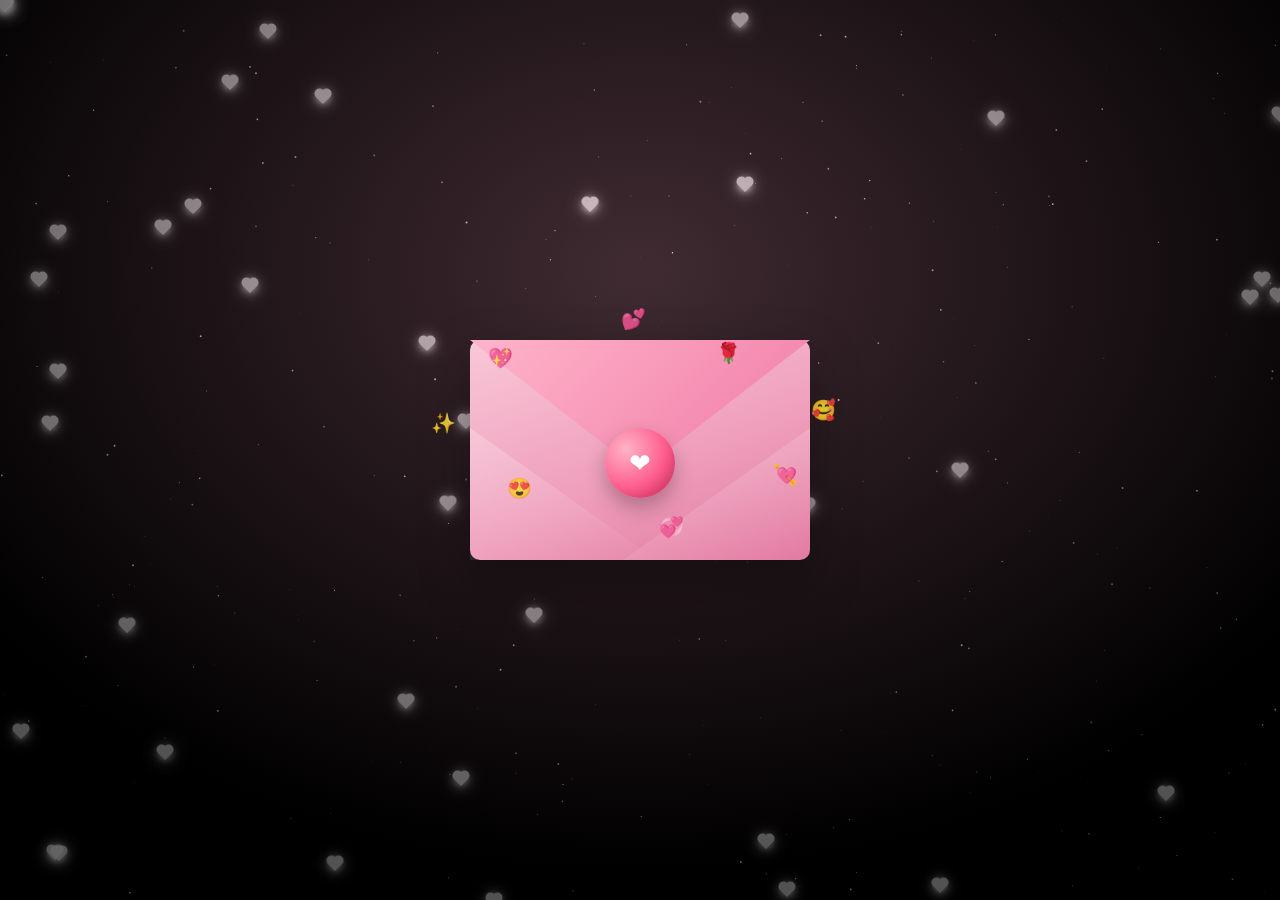
<file: index.html>
<!DOCTYPE html>
<html>
<head>
  <title>Will you be my valentine</title>
  <link rel="stylesheet" href="css/style.css">
</head>

<body onload="checkAccess('2026-02-05','night')">

  <!-- 🌌 Stars background -->
<div class="stars"></div>
<div class="shooting-star"></div>
<div class="shooting-star"></div>
<div class="shooting-star"></div>
<div class="shooting-star"></div>

 <div class="heart"></div>
 <div class="heart"></div>
 <div class="heart"></div>
 <div class="heart"></div>


  <!-- 💖 Main content -->
    <div class="envelope-screen" id="envelopeScreen">
    <div class="envelope" onclick="openEnvelope()" role="button" aria-label="Open the letter">
      <div class="envelope-back"></div>
      <div class="envelope-flap"></div>
      <div class="envelope-letter"></div>
      <div class="envelope-seal" aria-hidden="true">
        <span>❤</span>
      </div>
      <div class="envelope-emojis" aria-hidden="true">
        <span>💖</span><span>🌹</span><span>💘</span><span>😍</span>
        <span>💕</span><span>✨</span><span>💞</span><span>🥰</span>
      </div>
    </div>
  </div>

    <div class="main-page" id="mainPage">
            <div class="container main-content love-layout" id="mainContent">
      <div class="love-header">
        <h1>Will you be my Valentine – Where it all started 💖</h1>
        <p>You came into my life like magic and suddenly everything started to change...</p>
      </div>

      <div class="love-card">
        <h2>❤️ My Sweet Cute little Khushbu baby ❤️</h2>
        <div class="love-paragraphs">
          <p>   The first day we met in Valo 🎮, a random queue was about to be found for a lifetime match 💞.
    This was nothing more than a God’s plan ✨ he wanted us to meet.
    And the very first conversation of ours, when we talked,
    when I heard your voice 🎧, I started feeling something in my heart 💓.
    Your voice directly pierced through my so-called heartless heart 💔➡️❤️,
    and I started to fall for you since then 💘.
    And today, when I hear your voice 🥰, that’s the best moment—it directly goes through my heart 💖,
    and my mind rises a wave of feelings for you 🌊💕.
    When I hear your voice, I fall in love with you even deeper every time 😍,
    and I want to hear this voice for a lifetime ♾️🎶.
    And when you send me your photo 📸, I feel the intense feeling to hug you 🤗,
    kiss you 😘, hold you into my arms 🫂.
    I forget everything and just get lost into you 💫.
    And the one word that comes to my mind is—you are mine 💍.
    And I want to ask you to be mine forever, my Khushbu darling 🌹.
    Will you be my Valentine 💌, not for 7 days but for the 7 janam ♾️❤️.</p>
        </div>
        <div class="love-buttons" id="loveButtons">
          <button class="love-yes" onclick="goToJoy()">Yes</button>
          <button class="love-no" id="loveNo" onmouseenter="runAwayNo()" onclick="return false;">No</button>
        </div>
      </div>

      <button class="love-next" onclick="location.href='roseday.html'">Next ➜</button>
    </div>
  </div>

  <script src="js/script.js"></script>
</body>
</html>
</file>
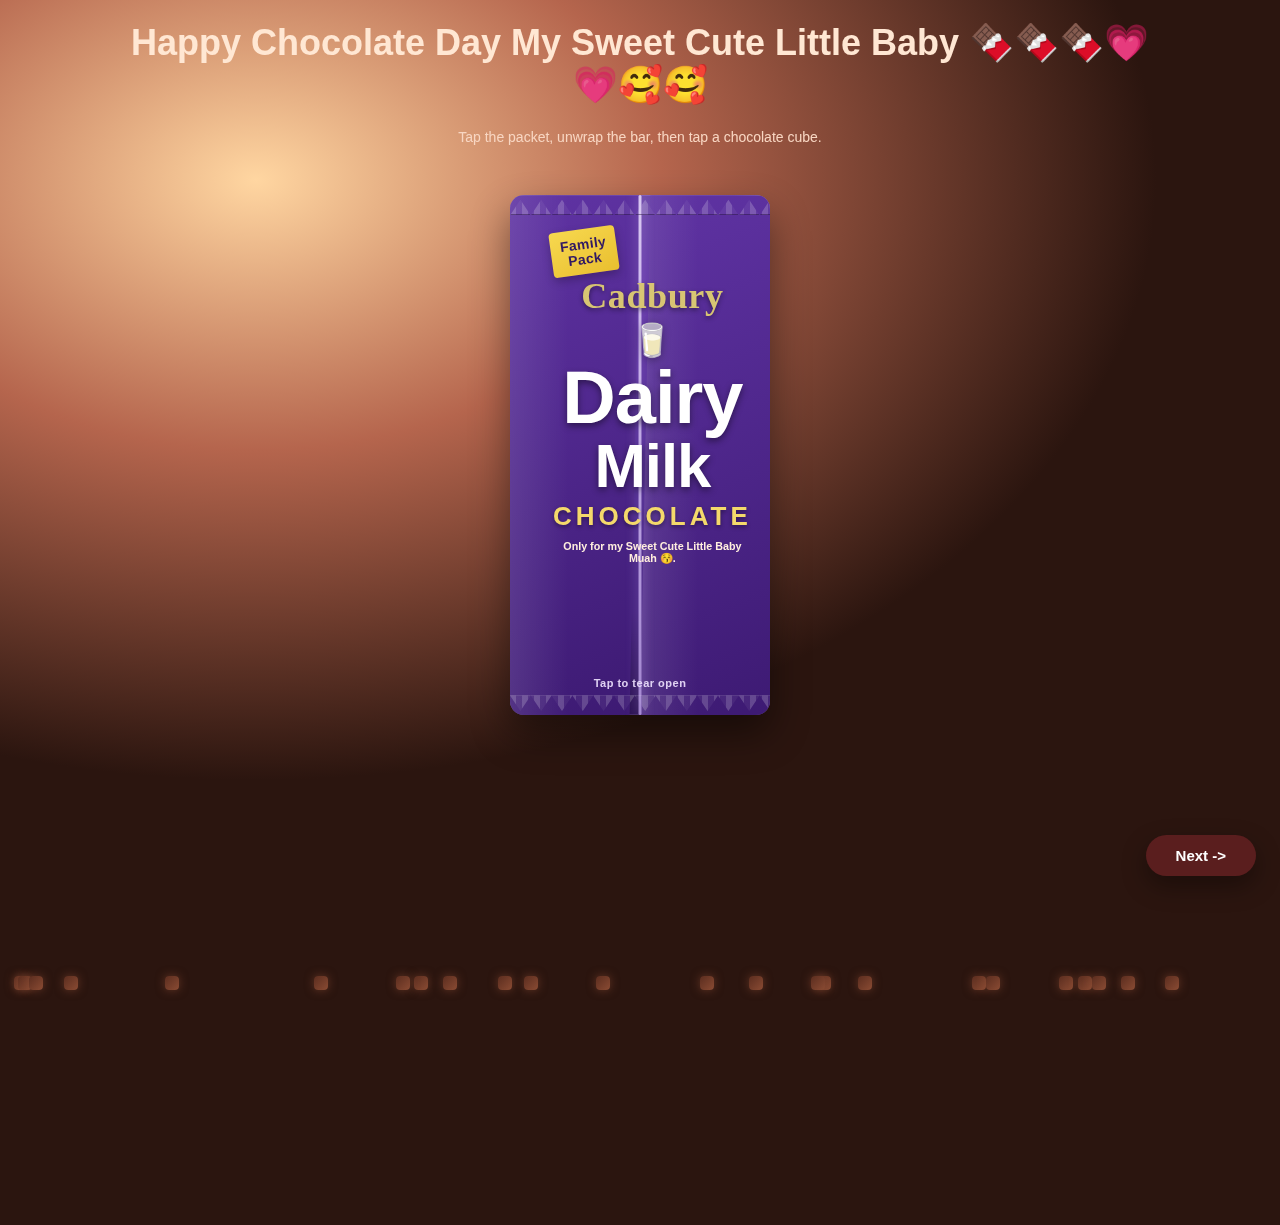
<file: chocolateday.html>
﻿<!DOCTYPE html>
<html lang="en">
<head>
  <meta charset="UTF-8">
  <meta name="viewport" content="width=device-width, initial-scale=1.0">
  <title>Chocolate Day</title>
  <link rel="stylesheet" href="css/style.css">
  <style>
    * {
      margin: 0;
      padding: 0;
      box-sizing: border-box;
      font-family: "Segoe UI", sans-serif;
    }

    body {
      min-height: 100svh;
      padding: 22px 16px 110px;
      color: #fff;
      overflow-x: hidden;
      overflow-y: auto;
      background-attachment: scroll;
    }

    body.theme-choco {
      background-repeat: no-repeat;
      background-size: cover;
      background-position: center;
    }

    .choco-content {
      position: relative;
      z-index: 3;
      max-width: 1020px;
      margin: 0 auto;
      text-align: center;
    }

    .page-title {
      color: #ffe7d3;
      font-size: clamp(24px, 3.2vw, 36px);
    }

    .page-subtitle {
      color: #f8d6c2;
      margin-top: 6px;
      margin-bottom: 22px;
      font-size: 14px;
    }

    .choco-experience {
      display: grid;
      place-items: center;
      gap: 18px;
      min-height: min(72vh, 620px);
    }

    .choco-packet-wrap {
      position: relative;
      width: min(68vw, 260px);
      aspect-ratio: 0.5;
      perspective: 1400px;
    }

    .choco-packet {
      position: relative;
      width: 100%;
      height: 100%;
      border: none;
      border-radius: 14px;
      cursor: pointer;
      overflow: hidden;
      background:
        linear-gradient(90deg, rgba(255, 255, 255, 0.14) 0 7%, transparent 14% 86%, rgba(255, 255, 255, 0.12) 93% 100%),
        radial-gradient(120% 80% at 50% 18%, #6336a8 0%, #4c268e 44%, #3a186f 100%);
      box-shadow: 0 18px 38px rgba(0, 0, 0, 0.45), inset 0 0 0 1px rgba(214, 190, 255, 0.18);
      color: #ffeede;
      transition: transform 280ms ease;
    }

    .choco-packet:hover {
      transform: translateY(-4px);
    }

    .choco-packet::before {
      content: "";
      position: absolute;
      inset: 0;
      z-index: 1;
      background:
        linear-gradient(90deg, rgba(255, 255, 255, 0.2) 0 2%, transparent 6% 94%, rgba(255, 255, 255, 0.18) 98% 100%),
        linear-gradient(180deg, rgba(255, 255, 255, 0.12), transparent 20%, transparent 80%, rgba(0, 0, 0, 0.25));
      pointer-events: none;
    }

    .packet-half {
      position: absolute;
      top: 0;
      width: 50%;
      height: 100%;
      background:
        linear-gradient(90deg, rgba(255, 255, 255, 0.1), transparent 45%),
        linear-gradient(160deg, #5f33a3, #3d1a73);
      transition: transform 900ms ease, opacity 900ms ease;
      z-index: 3;
      pointer-events: none;
    }

    .packet-half.left {
      left: 0;
      clip-path: polygon(0 0, 100% 0, 92% 100%, 0 100%);
      transform-origin: left center;
    }

    .packet-half.right {
      right: 0;
      clip-path: polygon(8% 0, 100% 0, 100% 100%, 0 100%);
      transform-origin: right center;
    }

    .packet-text {
      position: relative;
      z-index: 7;
      display: grid;
      align-content: start;
      justify-items: center;
      height: 100%;
      gap: 8px;
      padding: 34px 18px 30px;
      text-align: center;
      pointer-events: none;
    }

    .packet-tag {
      background: linear-gradient(155deg, #f7d84f, #e9bf2f);
      color: #321a63;
      font-weight: 900;
      font-size: 14px;
      line-height: 1.05;
      letter-spacing: 0.3px;
      padding: 8px 10px;
      border-radius: 4px;
      transform: rotate(-8deg);
      box-shadow: 0 4px 10px rgba(0, 0, 0, 0.24);
      position: absolute;
      left: 16px;
      top: 22px;
    }

    .packet-script {
      margin-top: 34px;
      font-family: "Segoe Script", "Brush Script MT", cursive;
      color: #d8c573;
      font-size: clamp(26px, 5.2vw, 36px);
      font-weight: 700;
      letter-spacing: 0.6px;
      text-shadow: 0 2px 5px rgba(0, 0, 0, 0.45);
    }

    .packet-milk {
      font-size: 32px;
      margin-top: -4px;
      filter: drop-shadow(0 2px 4px rgba(0, 0, 0, 0.35));
    }

    .packet-brand {
      font-family: "Trebuchet MS", "Segoe UI", sans-serif;
      font-size: clamp(52px, 9vw, 74px);
      font-weight: 800;
      letter-spacing: -1px;
      line-height: 0.85;
      color: #fff;
      text-shadow: 0 3px 7px rgba(0, 0, 0, 0.45);
    }

    .packet-brand small {
      display: block;
      margin-top: 10px;
    }

    .packet-flavor {
      margin-top: auto;
      font-size: clamp(18px, 3.8vw, 26px);
      color: #f4d96b;
      letter-spacing: 4px;
      font-weight: 900;
      text-shadow: 0 2px 4px rgba(0, 0, 0, 0.4);
    }

    .packet-note {
      position: absolute;
      left: 50%;
      bottom: 14px;
      transform: translateX(-50%);
      font-size: 11px;
      opacity: 0.9;
      letter-spacing: 0.5px;
      color: #efe3ff;
    }

    .packet-crimp-top,
    .packet-crimp-bottom {
      position: absolute;
      left: 0;
      width: 100%;
      height: 20px;
      z-index: 8;
      background:
        repeating-linear-gradient(
          90deg,
          rgba(255, 255, 255, 0.2) 0 6px,
          rgba(255, 255, 255, 0.05) 6px 12px
        );
      box-shadow: inset 0 1px 0 rgba(255, 255, 255, 0.22), inset 0 -1px 0 rgba(29, 11, 53, 0.45);
      pointer-events: none;
    }

    .packet-crimp-top {
      top: 0;
      clip-path: polygon(0 100%, 4% 22%, 8% 100%, 12% 22%, 16% 100%, 20% 22%, 24% 100%, 28% 22%, 32% 100%, 36% 22%, 40% 100%, 44% 22%, 48% 100%, 52% 22%, 56% 100%, 60% 22%, 64% 100%, 68% 22%, 72% 100%, 76% 22%, 80% 100%, 84% 22%, 88% 100%, 92% 22%, 96% 100%, 100% 22%, 100% 100%);
    }

    .packet-crimp-bottom {
      bottom: 0;
      clip-path: polygon(0 0, 4% 78%, 8% 0, 12% 78%, 16% 0, 20% 78%, 24% 0, 28% 78%, 32% 0, 36% 78%, 40% 0, 44% 78%, 48% 0, 52% 78%, 56% 0, 60% 78%, 64% 0, 68% 78%, 72% 0, 76% 78%, 80% 0, 84% 78%, 88% 0, 92% 78%, 96% 0, 100% 78%, 100% 0);
    }

    .tear-line {
      position: absolute;
      left: 50%;
      top: 0;
      width: 3px;
      height: 100%;
      transform: translateX(-50%);
      background: linear-gradient(to bottom, rgba(236, 223, 255, 0.85) 0%, rgba(182, 154, 227, 0.85) 100%);
      border-radius: 4px;
      z-index: 5;
      box-shadow: 0 0 12px rgba(208, 188, 255, 0.55);
    }

    .choco-experience.opened .packet-half.left {
      transform: translateX(-95%) rotateY(-40deg);
      opacity: 0;
    }

    .choco-experience.opened .packet-half.right {
      transform: translateX(95%) rotateY(40deg);
      opacity: 0;
    }

    .choco-experience.opened .packet-text,
    .choco-experience.opened .tear-line,
    .choco-experience.opened .packet-crimp-top,
    .choco-experience.opened .packet-crimp-bottom {
      opacity: 0;
      transition: opacity 320ms ease;
    }

    .choco-experience.opened .choco-packet {
      cursor: default;
      pointer-events: none;
    }

    .chocolate-bar {
      width: min(92vw, 430px);
      background: linear-gradient(160deg, #4f2819, #2f150d);
      border-radius: 22px;
      padding: 16px;
      box-shadow: 0 16px 36px rgba(0, 0, 0, 0.5);
      opacity: 0;
      transform: translateY(24px) scale(0.95);
      transition: transform 450ms ease, opacity 450ms ease;
      pointer-events: none;
    }

    .choco-experience.opened .chocolate-bar {
      opacity: 1;
      transform: translateY(0) scale(1);
      pointer-events: auto;
      transition-delay: 380ms;
    }

    .choco-slab {
      position: relative;
      border-radius: 18px;
      padding: 12px;
      background: linear-gradient(155deg, #855035, #5d3423 60%, #4b291c);
      box-shadow: inset 0 3px 8px rgba(255, 214, 186, 0.18), inset 0 -8px 16px rgba(48, 22, 13, 0.45);
    }

    .bar-grid {
      display: grid;
      grid-template-columns: repeat(2, minmax(120px, 1fr));
      gap: 10px;
    }

    .cube {
      border: none;
      border-radius: 18px;
      min-height: 66px;
      cursor: pointer;
      color: #f7d7c1;
      font-size: 13px;
      font-weight: 700;
      line-height: 1.1;
      letter-spacing: 0.4px;
      text-transform: uppercase;
      background: linear-gradient(160deg, #a56a4a 0%, #8f5a3e 48%, #7a4a33 100%);
      box-shadow: inset 0 2px 4px rgba(255, 225, 200, 0.28), inset 0 -6px 8px rgba(72, 36, 24, 0.35);
      transition: transform 180ms ease, filter 180ms ease;
      position: relative;
      overflow: hidden;
      display: flex;
      align-items: center;
      justify-content: center;
      text-align: center;
      padding: 8px 10px;
    }

    .cube:hover {
      transform: translateY(-2px);
      filter: brightness(1.06);
    }

    .cube:active {
      transform: scale(0.97);
    }

    .cube::before {
      content: "";
      position: absolute;
      top: 8px;
      left: 12px;
      right: 12px;
      height: 16px;
      border-radius: 16px;
      background: linear-gradient(to bottom, rgba(255, 239, 220, 0.45), rgba(255, 239, 220, 0));
      pointer-events: none;
    }

    .cube::after {
      content: "S";
      position: absolute;
      right: 10px;
      bottom: 6px;
      color: rgba(86, 44, 29, 0.45);
      font-size: 16px;
      font-weight: 700;
      line-height: 1;
      pointer-events: none;
    }

    .heart-cut {
      position: absolute;
      left: 50%;
      top: 50%;
      width: 102px;
      height: 90px;
      transform: translate(-50%, -50%);
      pointer-events: none;
      z-index: 3;
    }

    .heart-cut-shape,
    .heart-cut-hole {
      position: absolute;
      width: 52px;
      height: 52px;
      border-radius: 50%;
      transform: rotate(-45deg);
    }

    .heart-cut-shape {
      left: 25px;
      top: 17px;
      background: #8f5a3e;
      box-shadow: 0 4px 10px rgba(0, 0, 0, 0.24), inset 0 2px 3px rgba(255, 230, 210, 0.2);
    }

    .heart-cut-shape::before,
    .heart-cut-shape::after {
      content: "";
      position: absolute;
      width: 52px;
      height: 52px;
      border-radius: 50%;
      background: #8f5a3e;
    }

    .heart-cut-shape::before {
      left: 0;
      top: -26px;
    }

    .heart-cut-shape::after {
      left: 26px;
      top: 0;
    }

    .heart-cut-hole {
      left: 31px;
      top: 23px;
      width: 40px;
      height: 40px;
      background: #5b3323;
      box-shadow: inset 0 2px 6px rgba(0, 0, 0, 0.35);
      z-index: 4;
    }

    .heart-cut-hole::before,
    .heart-cut-hole::after {
      content: "";
      position: absolute;
      width: 40px;
      height: 40px;
      border-radius: 50%;
      background: #5b3323;
    }

    .heart-cut-hole::before {
      left: 0;
      top: -20px;
    }

    .heart-cut-hole::after {
      left: 20px;
      top: 0;
    }

    .cube-note {
      color: #f7cfb6;
      font-size: 12px;
      margin-top: 10px;
    }

    .card-popup {
      position: fixed;
      inset: 0;
      z-index: 12;
      display: none;
      align-items: center;
      justify-content: center;
      padding: 18px;
      background: rgba(25, 8, 8, 0.68);
    }

    .card-popup.show {
      display: flex;
    }

    .popup-card {
      width: min(92vw, 460px);
      min-height: 240px;
      border-radius: 18px;
      background: linear-gradient(180deg, #fff8f4 0%, #ffece3 100%);
      color: #3b2920;
      padding: 24px 20px 20px;
      box-shadow: 0 20px 48px rgba(0, 0, 0, 0.45);
      border: 2px solid #ffd4dc;
      text-align: center;
      position: relative;
      overflow: hidden;
    }

    .popup-card::before,
    .popup-card::after {
      position: absolute;
      font-size: 22px;
      opacity: 0.7;
      pointer-events: none;
    }

    .popup-card::before {
      content: "\1F49E  \2728";
      top: 10px;
      left: 12px;
    }

    .popup-card::after {
      content: "\1F36B  \1F498";
      bottom: 10px;
      right: 12px;
    }

    .popup-card h2 {
      color: #5a1e1e;
      margin-bottom: 6px;
      font-size: 24px;
      text-shadow: 0 2px 0 rgba(255, 255, 255, 0.55);
    }

    .emoji-row {
      font-size: 18px;
      letter-spacing: 3px;
      margin-bottom: 10px;
    }

    .popup-card p {
      font-size: 16px;
      line-height: 1.55;
      white-space: pre-line;
    }

    .next-btn {
      position: fixed;
      right: 24px;
      bottom: 24px;
      z-index: 13;
      border: none;
      border-radius: 30px;
      cursor: pointer;
      background: #5a1e1e;
      color: #fff;
      padding: 12px 30px;
      font-size: 15px;
      box-shadow: 0 10px 24px rgba(0, 0, 0, 0.35);
    }

    .next-btn:hover {
      background: #7a2a2a;
    }

    @media (max-width: 640px) {
      .bar-grid {
        grid-template-columns: repeat(2, minmax(90px, 1fr));
      }

      .cube {
        min-height: 60px;
      }
    }
  </style>
</head>
<body onload="checkAccess('2026-02-09','choco')">
  <div class="choco-content">
    <h1 class="page-title">Happy Chocolate Day My Sweet Cute Little Baby 🍫🍫🍫💗💗🥰🥰</h1>
    <p class="page-subtitle">Tap the packet, unwrap the bar, then tap a chocolate cube.</p>

    <section class="choco-experience" id="chocoExperience">
      <div class="choco-packet-wrap">
        <button class="choco-packet" id="chocoPacket" type="button" aria-label="Open chocolate packet">
          <span class="packet-crimp-top"></span>
          <span class="packet-crimp-bottom"></span>
          <span class="packet-half left"></span>
          <span class="packet-half right"></span>
          <span class="tear-line"></span>
          <span class="packet-text">
            <span class="packet-tag">Family<br>Pack</span>
            <span class="packet-script">Cadbury</span>
            <span class="packet-milk">&#129371;</span>
            <span class="packet-brand">Dairy<small>Milk</small></span>
            <span class="packet-flavor">CHOCOLATE</span>
            <h6> Only for my Sweet Cute Little Baby Muah 😚.</h6>
            <span class="packet-note">Tap to tear open</span>
          </span>
        </button>
      </div>

      <div class="chocolate-bar" id="chocolateBar">
        <div class="choco-slab">
          <div class="heart-cut" aria-hidden="true">
            <span class="heart-cut-shape"></span>
            <span class="heart-cut-hole"></span>
          </div>
          <div class="bar-grid">
            <button class="cube" type="button" data-card="0" aria-label="Chocolate cube 1">Happy Chocolate Day</button>
            <button class="cube" type="button" data-card="1" aria-label="Chocolate cube 2">Happy Chocolate Day</button>
            <button class="cube" type="button" data-card="2" aria-label="Chocolate cube 3">Happy Chocolate Day</button>
            <button class="cube" type="button" data-card="3" aria-label="Chocolate cube 4">Happy Chocolate Day</button>
            <button class="cube" type="button" data-card="4" aria-label="Chocolate cube 5">Happy Chocolate Day</button>
            <button class="cube" type="button" data-card="5" aria-label="Chocolate cube 6">Happy Chocolate Day</button>
            <button class="cube" type="button" data-card="6" aria-label="Chocolate cube 7">Happy Chocolate Day</button>
            <button class="cube" type="button" data-card="7" aria-label="Chocolate cube 8">Happy Chocolate Day</button>
          </div>
        </div>
        <p class="cube-note">Each cube has one message card.</p>
      </div>
    </section>
  </div>

  <div class="card-popup" id="cardPopup" aria-hidden="true">
    <div class="popup-card">
      <div class="emoji-row" aria-hidden="true">&#128158; &#128150; &#127852; &#10024; &#128139;</div>
      <p id="popupText"></p>
    </div>
  </div>

  <div id="cardTemplates" hidden>
    <div data-card="0">jab imagine karta hu mai tumhe pahene hue saadi safed silk,<br>man to krta hai ki khaa jau inch by inch kaat ke jaise <b>Dairy Milk</b>.</div>
    <div data-card="1">aise hi khaunga tumhe jeevan bhar ye mera wada hai,<br>aapke hoth ki meethas <b>KitKat</b> se bhi jyada hai.</div>
    <div data-card="2">aapke hote hue kyu khele hum mobile / pc games?<br>chalo na karte hai ek dusre me explore kuch hidden <b>gems</b>.</div>
    <div data-card="3">when night is cold and romantic,<br>do you miss me?<br>i can&apos;t wait anymore... just <b>kiss me</b>.</div>
    <div data-card="4">na jaane kab aayegi wo raat jab hoga baahon me baahen,<br>haathon me haath...<br>kar denge saari chat aur <b>dark fantasy</b> sach.</div>
    <div data-card="5">No romantic photos, no nahaate-time VC,<br>Tabiyat kharab hai, so no hugs, no kissi.<br>Bas ek chhota sa video, one view wala,<br>Itna sa bhej do na warna udd jaayega <b>Fuse</b>.</div>
    <div data-card="6">Hamare woh theatre-waale moment,<br>jannat se kam toh bilkul nahi the.<br>Lights off thi, lips soft thi,<br>wo ek ek touch <b>5 Star</b> tha.</div>
    <div data-card="7">Doctor said no hot chocolate,<br>kya aap mujhe apni kurti me chhupa loge?<br>kyunki aap hi meri <b>natural hot chocolate</b> ho.</div>
  </div>

  <button class="next-btn" onclick="location.href='teddyday.html'">Next -></button>

  <script>
    const experience = document.getElementById("chocoExperience");
    const packet = document.getElementById("chocoPacket");
    const popup = document.getElementById("cardPopup");
    const popupText = document.getElementById("popupText");
    const cardTemplates = document.getElementById("cardTemplates");

    packet.addEventListener("click", function () {
      if (experience.classList.contains("opened")) {
        return;
      }
      experience.classList.add("opened");
    });

    document.querySelectorAll(".cube").forEach(function (cube) {
      cube.addEventListener("click", function () {
        const index = Number(cube.dataset.card);
        const cardTemplate = cardTemplates.querySelector('[data-card="' + index + '"]');
        popupText.innerHTML = "\uD83D\uDC96 " + (cardTemplate ? cardTemplate.innerHTML : "Message not found.") + " \uD83D\uDC96";
        popup.classList.add("show");
        popup.setAttribute("aria-hidden", "false");
      });
    });

    function closePopup() {
      popup.classList.remove("show");
      popup.setAttribute("aria-hidden", "true");
    }

    popup.addEventListener("click", function (event) {
      if (event.target === popup) {
        closePopup();
      }
    });
  </script>
  <script src="js/script.js"></script>
</body>
</html>
</file>
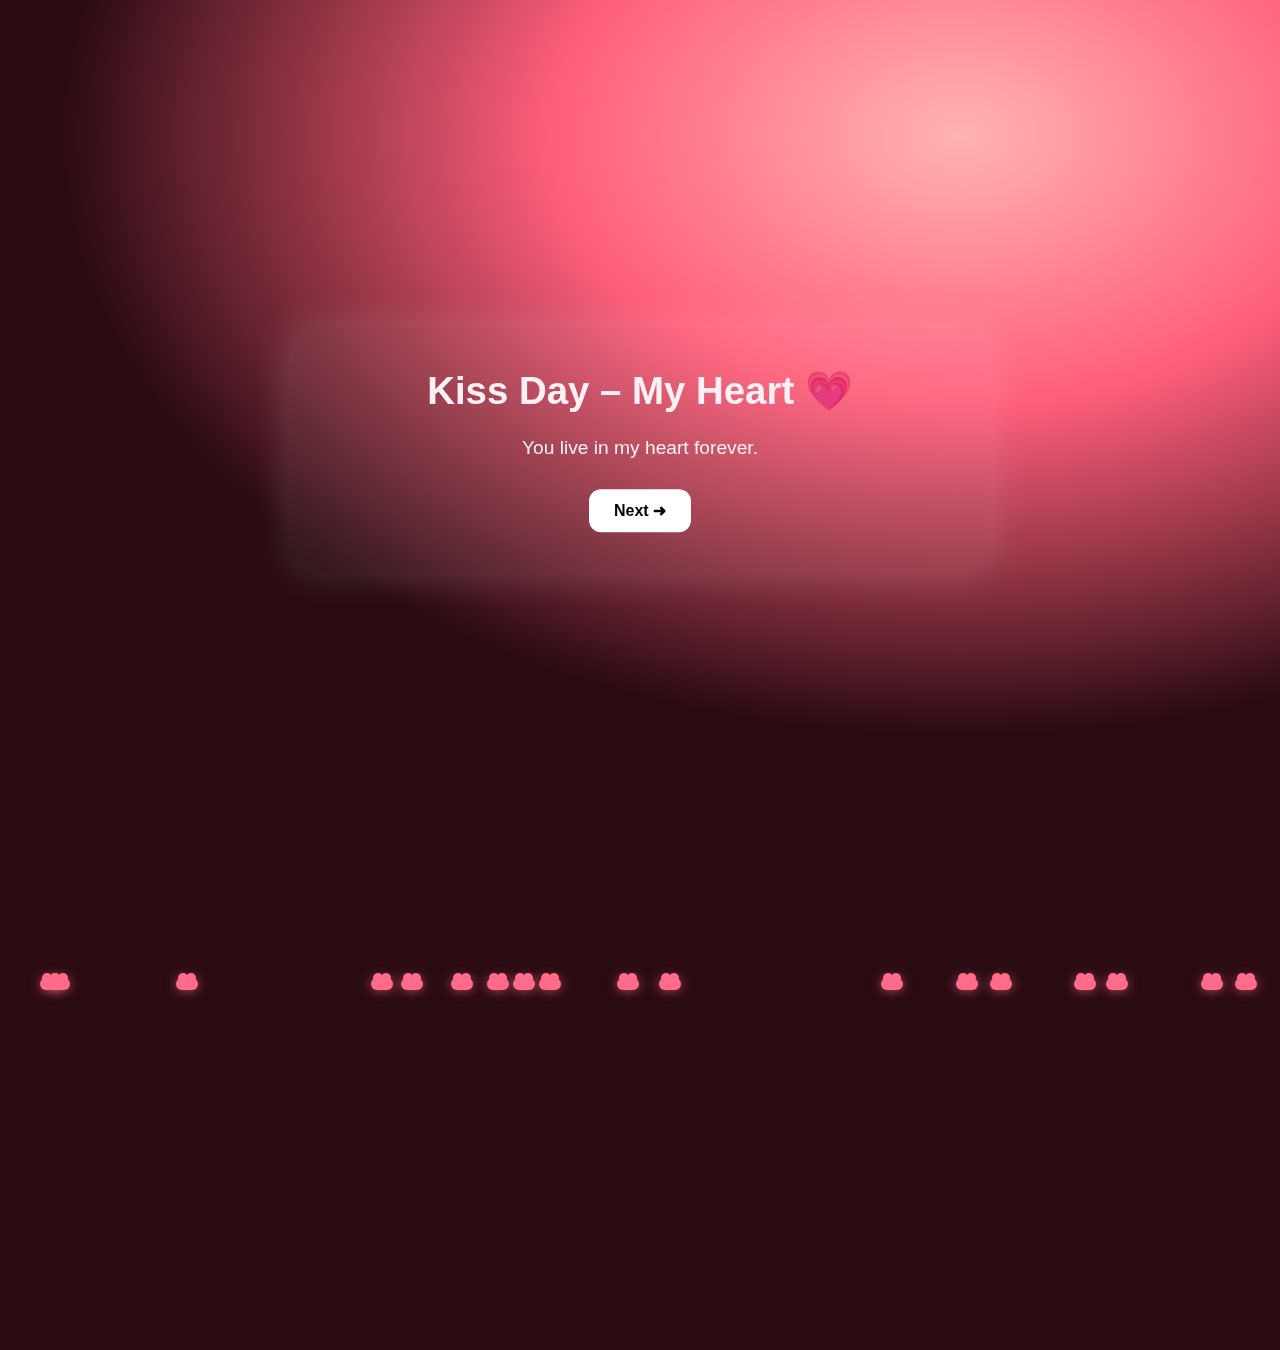
<file: kissday.html>
<!DOCTYPE html>
<html>
<head>
  <title>Kiss Day</title>
  <link rel="stylesheet" href="css/style.css">
</head>
<body onload="checkAccess('2026-02-13','kiss')">
<div class="container">
  <h1>Kiss Day – My Heart 💗</h1>
  <p>You live in my heart forever.</p>
  <button onclick="location.href='valentineday.html'">Next ➜</button>
</div>
<script src="js/script.js"></script>
</body>
</html>
</file>
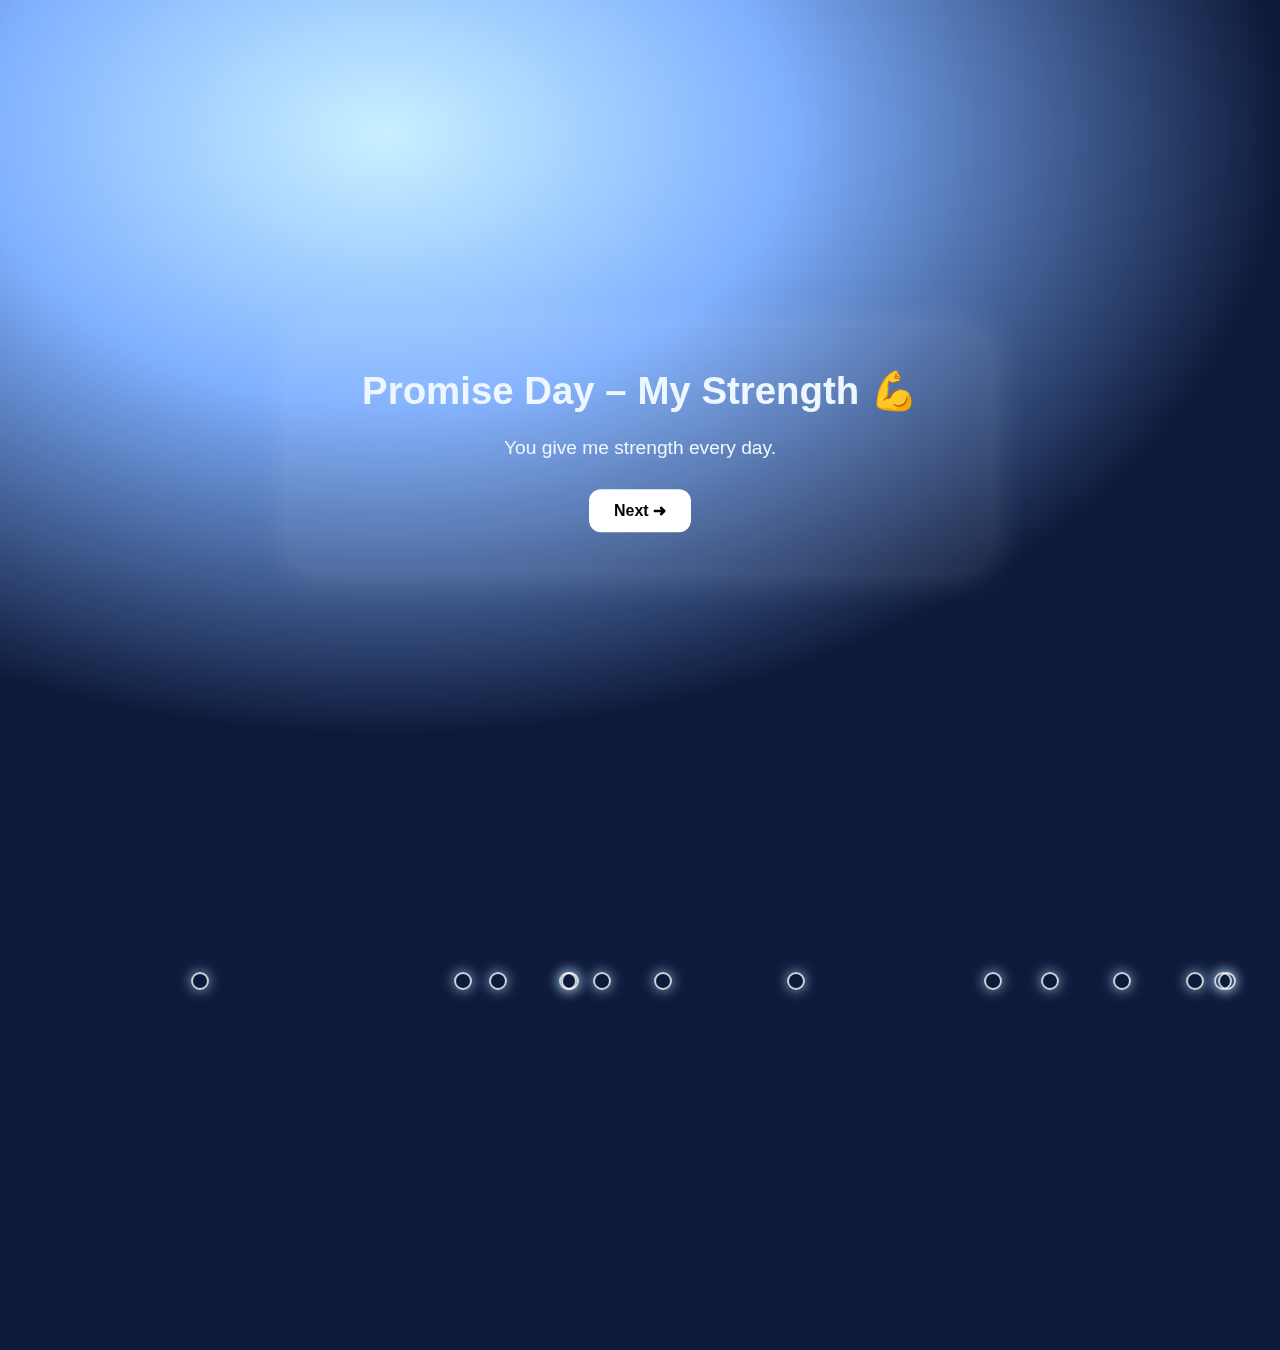
<file: promiseday.html>
<!DOCTYPE html>
<html>
<head>
  <title>Promise Day</title>
  <link rel="stylesheet" href="css/style.css">
</head>
<body onload="checkAccess('2026-02-11','promise')">
<div class="container">
  <h1>Promise Day – My Strength 💪</h1>
  <p>You give me strength every day.</p>
  <button onclick="location.href='hugday.html'">Next ➜</button>
</div>
<script src="js/script.js"></script>
</body>
</html>
</file>
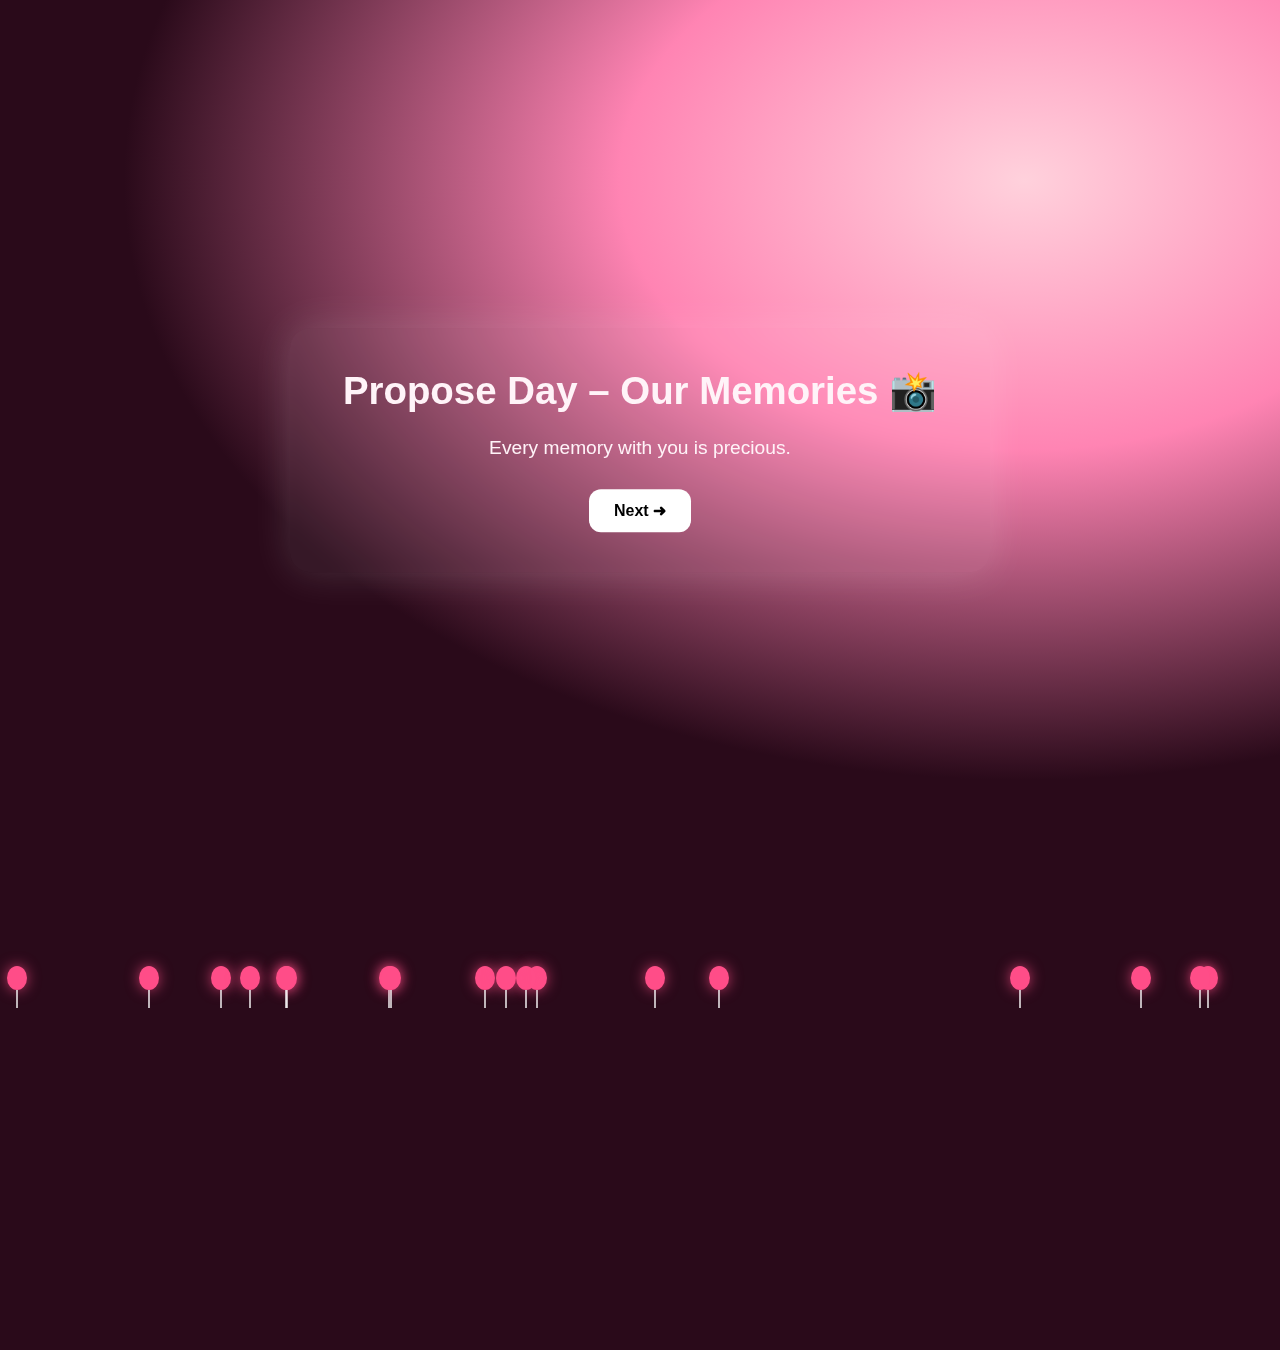
<file: proposeday.html>
<!DOCTYPE html>
<html>
<head>
  <title>Propose Day</title>
  <link rel="stylesheet" href="css/style.css">
</head>
<body onload="checkAccess('2026-02-08','propose')">
<div class="container">
  <h1>Propose Day – Our Memories 📸</h1>
  <p>Every memory with you is precious.</p>
  <button onclick="location.href='chocolateday.html'">Next ➜</button>
</div>
<script src="js/script.js"></script>
</body>
</html>
</file>
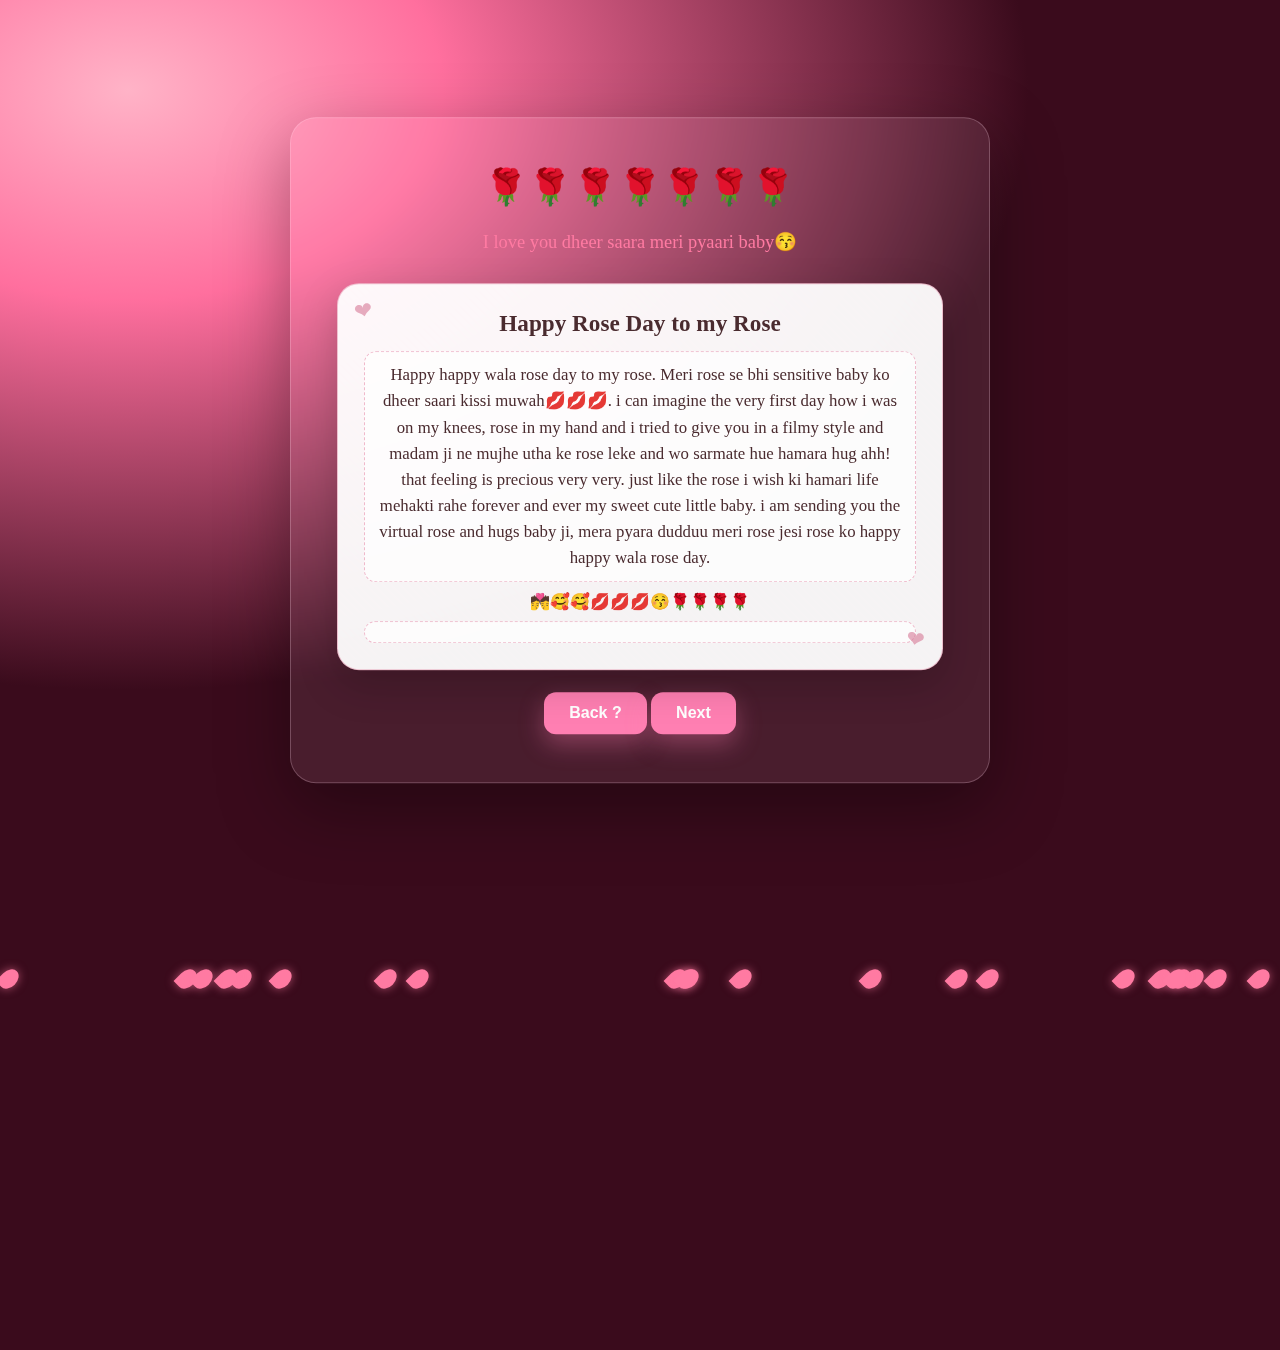
<file: rose-notes.html>
<!DOCTYPE html>
<html>
<head>
  <title>Rose Notes</title>
  <link rel="stylesheet" href="css/style.css">
  <style>
    .rose-notes .container,
    .rose-notes .love-header h1,
    .rose-notes .love-header p {
      color: #ff7aa2;
    }
  </style>
</head>

<body class="rose-notes" onload="checkAccess('2026-02-06','rose')">
  <div class="container main-content love-layout">
    <div class="love-header">
      <h1>🌹🌹🌹🌹🌹🌹🌹</h1>
      <p>I love you dheer saara meri pyaari baby😚</p>
    </div>

    <div class="love-card">
      <h2>Happy Rose Day to my Rose </h2>
      <div class="love-paragraphs">
        <p>Happy happy wala rose day to my rose. Meri rose se bhi sensitive baby ko dheer saari kissi muwah💋💋💋.
          i can imagine the very first day how i was on my knees, rose in my hand and i tried to give you in a filmy style
        and madam ji ne mujhe utha ke rose leke and wo sarmate hue hamara hug ahh! that feeling is precious very very.
        just like the rose i wish ki hamari life mehakti rahe forever and ever my sweet cute little baby.
      i am sending you the  virtual rose and hugs baby ji, mera pyara dudduu meri rose jesi rose ko happy happy wala rose day.</p>
                        💏🥰🥰💋💋💋😚🌹🌹🌹🌹  </p>
      </div>
    </div>

    <button class="love-next" onclick="location.href='roseday.html'">Back ?</button>
    <button class="love-next" onclick="location.href='proposeday.html'">Next </button>
  </div>

  <script src="js/script.js"></script>
</body>
</html>
</file>
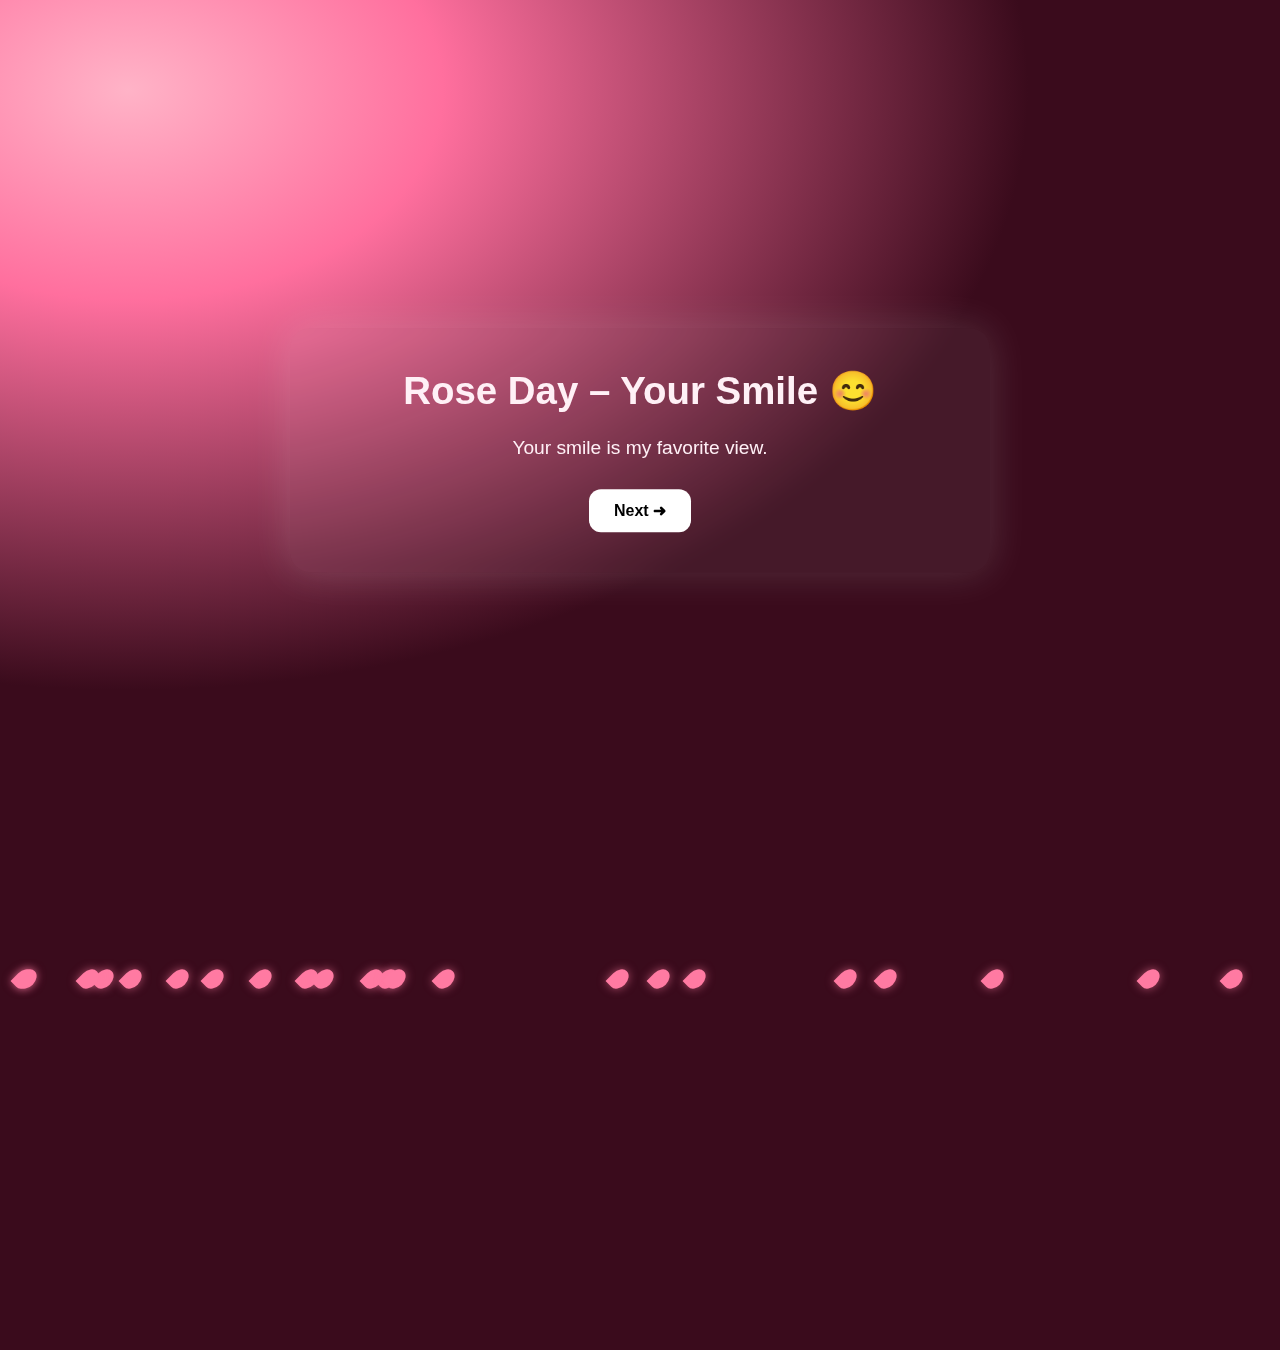
<file: roseday.html>
<!DOCTYPE html>
<html>
<head>
  <title>Rose Day</title>
  <link rel="stylesheet" href="css/style.css">
</head>
<body onload="checkAccess('2026-02-07','rose')">
<div class="container">
  <h1>Rose Day – Your Smile 😊</h1>
  <p>Your smile is my favorite view.</p>
  <button onclick="location.href='proposeday.html'">Next ➜</button>
</div>
<script src="js/script.js"></script>
</body>
</html>
</file>
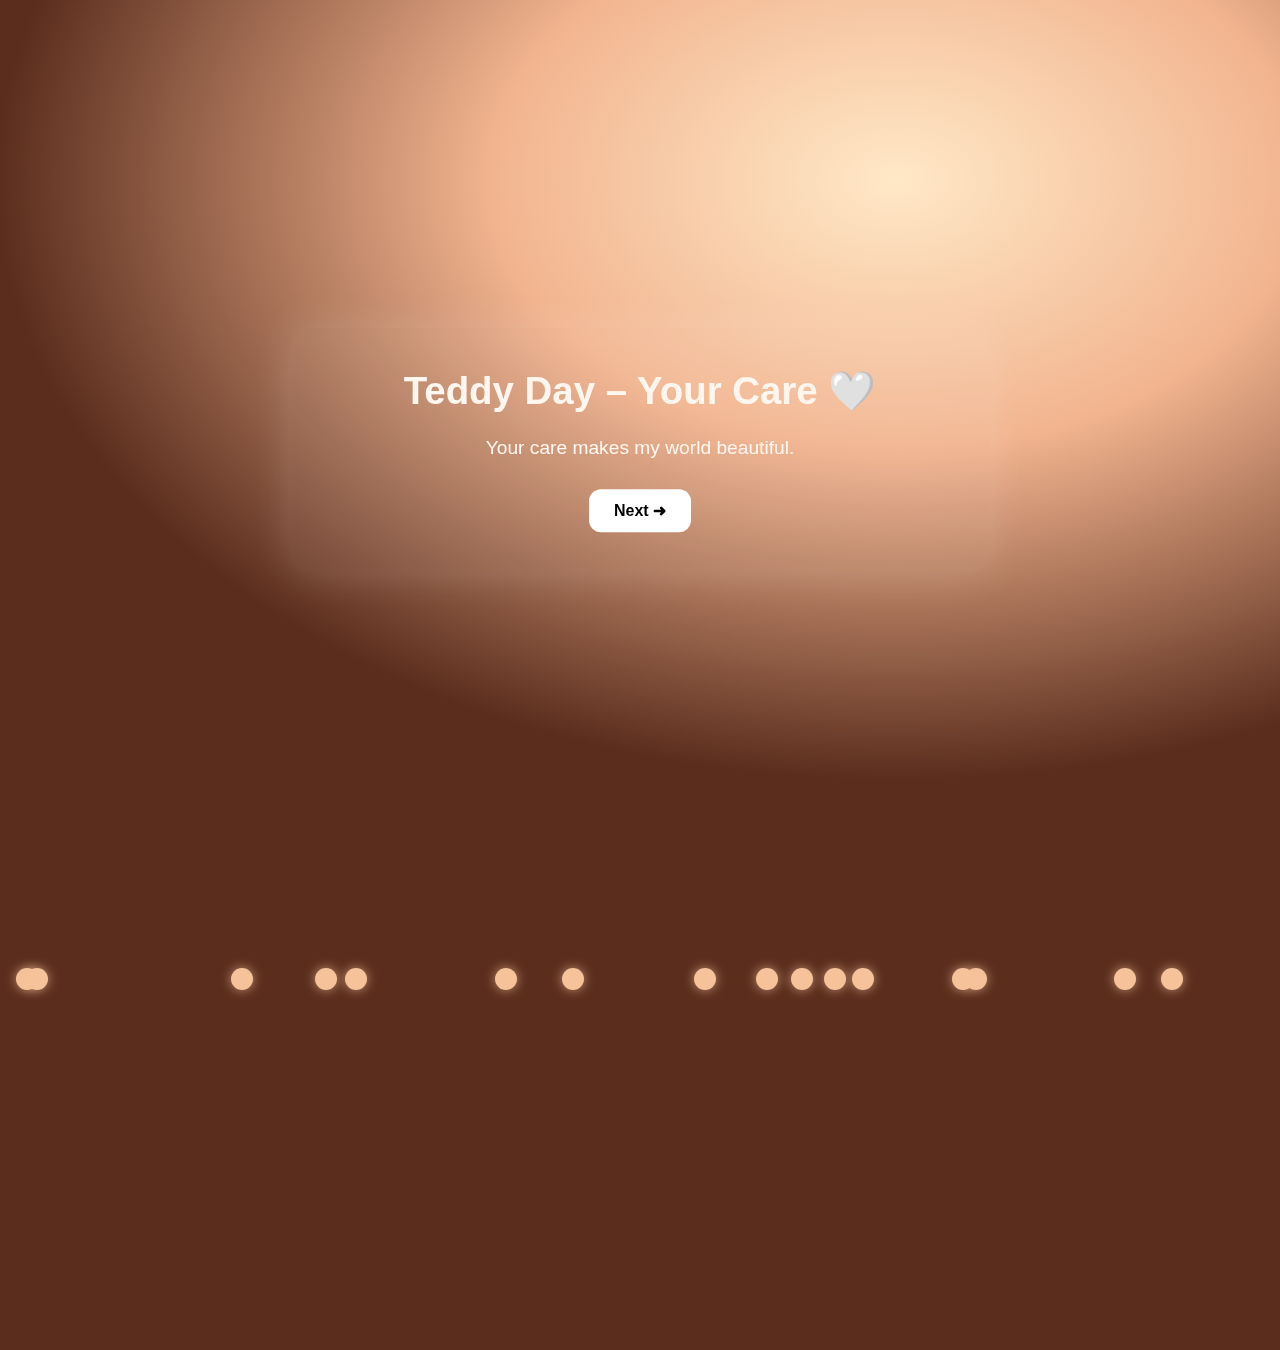
<file: teddyday.html>
<!DOCTYPE html>
<html>
<head>
  <title>Teddy Day</title>
  <link rel="stylesheet" href="css/style.css">
</head>
<body onload="checkAccess('2026-02-11','teddy')">
<div class="container">
  <h1>Teddy Day – Your Care 🤍</h1>
  <p>Your care makes my world beautiful.</p>
  <button onclick="location.href='promiseday.html'">Next ➜</button>
</div>
<script src="js/script.js"></script>
</body>
</html>
</file>
<file: css/style.css>
/* ===== Reset ===== */
* {
  margin: 0;
  padding: 0;
  box-sizing: border-box;
}

html,
body {
  height: 100%;
}

body {
  font-family: 'Segoe UI', sans-serif;
  background: black;
  color: white;
  overflow: hidden;
  min-height: 100vh;
  background-repeat: no-repeat;
  background-attachment: fixed;
}

/* ===== Rose Bloom (Rose Day) ===== */
.rose-bloom {
  position: fixed;
  left: 50%;
  top: 50%;
  width: 240px;
  height: 240px;
  transform: translate(-50%, -50%) scale(0.2);
  border-radius: 50%;
  object-fit: cover;
  opacity: 0;
  z-index: 2;
  filter: drop-shadow(0 25px 60px rgba(255, 90, 140, 0.45));
  animation: none;
}

.rose-bloom::before {
  content: "";
  position: absolute;
  inset: 12px;
  border-radius: 50%;
  background: radial-gradient(circle, rgba(255, 255, 255, 0.35) 0 55%, transparent 70%);
  animation: innerBloom 2.2s ease-out 0.3s forwards;
  transform: scale(0.2);
  opacity: 0;
  pointer-events: none;
}

@keyframes roseBloom {
  0% {
    transform: translate(-50%, -50%) scale(0.1) rotate(-15deg);
    opacity: 0;
  }
  60% {
    opacity: 0.95;
  }
  100% {
    transform: translate(-50%, -50%) scale(1) rotate(0deg);
    opacity: 1;
  }
}

@keyframes innerBloom {
  0% {
    transform: scale(0.1) rotate(10deg);
    opacity: 0;
  }
  100% {
    transform: scale(1) rotate(0deg);
    opacity: 1;
  }
}

html:not([data-access-checked="true"]) body {
  visibility: hidden;
}

/* ===== Canvas Sky ===== */
#sky {
  position: fixed;
  top: 0;
  left: 0;
  width: 100vw;
  height: 100vh;
  z-index: 0;
}

/* ===== Glass Card ===== */
.container {
  position: relative;
  z-index: 5;
  width: 85%;
  max-width: 700px;
  margin: 0 auto;
  margin-top: 50vh;
  transform: translateY(-50%);
  text-align: center;
  padding: 40px;
  border-radius: 20px;
  background: rgba(255, 255, 255, 0.06);
  backdrop-filter: blur(8px);
  box-shadow: 0 0 40px rgba(255, 255, 255, 0.15);
}

/* ===== Envelope Intro ===== */
.envelope-screen {
  position: fixed;
  inset: 0;
  display: grid;
  place-items: center;
  z-index: 6;
  background: radial-gradient(800px 600px at 50% 30%, rgba(255, 170, 200, 0.25), rgba(0,0,0,0.6));
}

.envelope-screen.hidden {
  display: none;
}

.envelope {
  position: relative;
  width: 340px;
  height: 220px;
  cursor: pointer;
  animation: envelopeFloat 3.5s ease-in-out infinite;
  transition: transform 0.25s ease, filter 0.25s ease;
}

.envelope-back {
  position: absolute;
  inset: 0;
  background: linear-gradient(160deg, #f9c8d8 0%, #ef9fbc 55%, #e27aa0 100%);
  border-radius: 10px;
  box-shadow: 0 20px 50px rgba(0,0,0,0.35);
}

.envelope-flap {
  position: absolute;
  top: 0;
  left: 0;
  width: 100%;
  height: 100%;
  background: linear-gradient(135deg, #ffb4cb 0%, #f48bb0 60%, #e06a96 100%);
  clip-path: polygon(0 0, 50% 60%, 100% 0, 100% 0, 0 0);
  transform-origin: top center;
  transition: transform 0.6s ease;
}

.envelope-letter {
  position: absolute;
  left: 18px;
  right: 18px;
  bottom: 14px;
  height: 150px;
  background: #fff7fb;
  border-radius: 8px;
  display: grid;
  place-items: center;
  box-shadow: inset 0 0 12px rgba(0,0,0,0.08);
  display: none;
}

.envelope-back::before,
.envelope-back::after {
  content: "";
  position: absolute;
  bottom: 0;
  width: 55%;
  height: 60%;
  background: linear-gradient(160deg, rgba(255,255,255,0.25), rgba(255,255,255,0));
}

.envelope-back::before {
  left: 0;
  clip-path: polygon(0 100%, 0 0, 100% 100%);
}

.envelope-back::after {
  right: 0;
  clip-path: polygon(100% 100%, 0 100%, 100% 0);
}

.envelope::before {
  content: "";
  position: absolute;
  inset: 8px;
  border-radius: 8px;
  border: 1px solid rgba(255,255,255,0.35);
  pointer-events: none;
}

.envelope-seal {
  position: absolute;
  left: 50%;
  top: 56%;
  width: 70px;
  height: 70px;
  transform: translate(-50%, -50%);
  border-radius: 50%;
  background: radial-gradient(circle at 30% 30%, #ffb3c7 0%, #ff5f8f 55%, #b51f4b 100%);
  box-shadow: 0 10px 20px rgba(0,0,0,0.25);
  display: grid;
  place-items: center;
  color: #fff;
  font-size: 26px;
  z-index: 2;
  transition: transform 0.5s ease, opacity 0.5s ease;
}

.envelope-seal::before,
.envelope-seal::after {
  content: "";
  position: absolute;
  width: 60%;
  height: 2px;
  background: rgba(255,255,255,0.45);
  opacity: 0;
  transition: opacity 0.4s ease;
}

.envelope-seal::before { transform: rotate(25deg); }
.envelope-seal::after { transform: rotate(-25deg); }

.envelope.open .envelope-seal {
  transform: translate(-50%, -50%) scale(0.85) rotate(12deg);
  opacity: 0;
}

.envelope.open .envelope-seal::before,
.envelope.open .envelope-seal::after {
  opacity: 1;
}

.envelope-emojis {
  position: absolute;
  inset: -20px;
  pointer-events: none;
}

.envelope-emojis span {
  position: absolute;
  font-size: 20px;
  animation: emojiOrbit 6s ease-in-out infinite;
  opacity: 0.85;
}

.envelope-emojis span:nth-child(1) { left: 10%; top: 10%; animation-delay: 0s; }
.envelope-emojis span:nth-child(2) { left: 70%; top: 8%; animation-delay: 0.6s; }
.envelope-emojis span:nth-child(3) { left: 85%; top: 55%; animation-delay: 1.2s; }
.envelope-emojis span:nth-child(4) { left: 15%; top: 60%; animation-delay: 1.8s; }
.envelope-emojis span:nth-child(5) { left: 45%; top: -5%; animation-delay: 2.4s; }
.envelope-emojis span:nth-child(6) { left: -5%; top: 35%; animation-delay: 3s; }
.envelope-emojis span:nth-child(7) { left: 55%; top: 75%; animation-delay: 3.6s; }
.envelope-emojis span:nth-child(8) { left: 95%; top: 30%; animation-delay: 4.2s; }

@keyframes emojiOrbit {
  0% { transform: translateY(0) scale(0.9); }
  50% { transform: translateY(-8px) scale(1.05); }
  100% { transform: translateY(0) scale(0.9); }
}

.envelope:hover {
  transform: translateY(-6px) scale(1.02);
  filter: drop-shadow(0 12px 18px rgba(255, 140, 180, 0.35));
}

.envelope:hover .envelope-flap {
  transform: rotateX(20deg);
}

.envelope.open .envelope-flap {
  transform: rotateX(160deg);
}

.envelope.open .envelope-letter {
  display: none;
}

@keyframes envelopeFloat {
  0% { transform: translateY(0); }
  50% { transform: translateY(-8px); }
  100% { transform: translateY(0); }
}

.main-page {
  display: none;
  position: fixed;
  inset: 0;
  z-index: 5;
  overflow-y: auto;
  overflow-x: hidden;
  padding-top: 40px;
  background: transparent;
}

.main-page.show {
  display: block;
}

.main-page .container {
  margin-top: 0;
  transform: none;
}

.main-page::before {
  content: "";
  position: fixed;
  inset: 0;
  background: radial-gradient(700px 500px at 50% 30%, rgba(255, 210, 230, 0.25), rgba(0,0,0,0));
  pointer-events: none;
  z-index: -1;
}

/* ===== Royal Letter Card ===== */
/* ===== Romantic Layout (Pastel + Minimal) ===== */
.love-layout {
  background: rgba(255, 245, 250, 0.08);
  border-radius: 26px;
  border: 1px solid rgba(255, 220, 235, 0.25);
  box-shadow: 0 24px 70px rgba(0,0,0,0.35);
  padding: 48px 46px;
}

.love-header h1 {
  font-family: "Georgia", "Times New Roman", serif;
  letter-spacing: 0.6px;
  font-size: 2.2rem;
}

.love-header p {
  font-family: "Georgia", "Times New Roman", serif;
  font-size: 1.15rem;
  margin-top: 8px;
  color: #f7dbe7;
}

.love-card {
  margin-top: 26px;
  background:
    linear-gradient(0deg, rgba(255,255,255,0.95), rgba(255,255,255,0.95)),
    repeating-linear-gradient(45deg, rgba(255, 205, 220, 0.12) 0 2px, transparent 2px 6px);
  color: #4a2b2f;
  border-radius: 22px;
  padding: 26px 26px;
  box-shadow: 0 14px 40px rgba(0,0,0,0.18);
  border: 1px solid rgba(232, 170, 190, 0.7);
  position: relative;
  overflow: hidden;
}

.love-card h2 {
  font-family: "Segoe Script", "Bradley Hand", "Comic Sans MS", cursive;
  font-size: 1.45rem;
  margin-bottom: 14px;
}

.love-paragraphs {
  display: grid;
  gap: 10px;
}

.love-paragraphs p {
  margin: 0;
  padding: 10px 12px;
  background: rgba(255, 255, 255, 0.75);
  border-radius: 12px;
  border: 1px dashed rgba(230, 140, 170, 0.6);
  font-size: 1.05rem;
  font-family: "Segoe Script", "Bradley Hand", "Comic Sans MS", cursive;
  line-height: 1.55;
}

.love-card::before,
.love-card::after {
  content: "❤";
  position: absolute;
  font-size: 22px;
  color: rgba(214, 120, 150, 0.6);
}

.love-card::before {
  top: 14px;
  left: 16px;
  transform: rotate(-12deg);
}

.love-card::after {
  bottom: 16px;
  right: 18px;
  transform: rotate(10deg);
}

.love-buttons {
  margin-top: 18px;
  display: flex;
  justify-content: center;
  gap: 14px;
}

.love-yes,
.love-no {
  min-width: 110px;
  padding: 10px 18px;
  border-radius: 12px;
  border: none;
  font-weight: bold;
  cursor: pointer;
}

.love-yes {
  background: #ff7fb2;
  color: white;
  box-shadow: 0 10px 24px rgba(255, 127, 178, 0.35);
}

.love-no {
  background: #ffe9f2;
  color: #4a2b2f;
  border: 1px solid rgba(232, 170, 190, 0.7);
}

.love-next {
  margin-top: 22px;
  background: #ff7fb2;
  color: white;
  box-shadow: 0 10px 24px rgba(255, 127, 178, 0.35);
}

/* ===== Text ===== */
h1 {
  font-size: 2.4rem;
  margin-bottom: 20px;
}

p {
  font-size: 1.2rem;
  line-height: 1.6;
}

/* ===== Button ===== */
button {
  margin-top: 25px;
  padding: 12px 25px;
  border: none;
  border-radius: 12px;
  font-size: 16px;
  cursor: pointer;
  background: white;
  color: black;
  font-weight: bold;
  transition: 0.3s ease;
}

button:hover {
  transform: scale(1.08);
}

/* ===== Heart Stars (keep) ===== */
.heart {
  position: fixed;
  width: 10px;
  height: 10px;
  background: white;
  transform: rotate(45deg);
  z-index: 2;
  animation: heartTwinkle 2s ease-in-out infinite alternate;
  box-shadow: 0 0 6px white, 0 0 12px white, 0 0 20px white;
  opacity: 0.8;
  pointer-events: none;
}

.heart::before,
.heart::after {
  content: "";
  position: absolute;
  width: 10px;
  height: 10px;
  background: white;
  border-radius: 50%;
}

.heart::before { top: -5px; left: 0; }
.heart::after { left: -5px; top: 0; }

@keyframes heartTwinkle {
  from {
    opacity: 0.3;
    transform: scale(0.8) rotate(45deg);
  }
  to {
    opacity: 1;
    transform: scale(1.1) rotate(45deg);
  }
}



/* ================= DAY 2 : SUNRISE BACKGROUND ================= */
.sunrise-theme {
  background: linear-gradient(to top, #ff9a9e, #fad0c4) !important;
  color: #4a2c2a !important;
}

/* Make card look warm in sunrise */
.sunrise-theme .container {
  background: rgba(255, 255, 255, 0.35);
  box-shadow: 0 0 40px rgba(255, 120, 120, 0.35);
}

/* ================= FALLING PETALS ================= */
.petal {
  position: fixed;
  top: -20px;
  width: 14px;
  height: 14px;
  background: radial-gradient(circle, #ff4d6d 40%, transparent 60%);
  border-radius: 50%;
  opacity: 0.9;
  z-index: 1;
  pointer-events: none;
  animation: fallPetal linear forwards;
}

@keyframes fallPetal {
  0% {
    transform: translateY(0) rotate(0deg);
    opacity: 1;
  }
  100% {
    transform: translateY(110vh) rotate(360deg);
    opacity: 0;
  }
}

/* ================= WAITING THEME ================= */
.waiting-theme {
  background: radial-gradient(1200px 800px at 20% 10%, #2a0f2f 0%, #14081b 40%, #0a0612 100%);
  background-color: #0a0612;
  color: #ffe6f2;
  display: flex;
  justify-content: center;
  align-items: center;
  min-height: 100vh;
  padding: 24px 0;
  overflow-x: hidden;
  overflow-y: auto;
}

.waiting-bg {
  position: fixed;
  inset: 0;
  z-index: 0;
  overflow: hidden;
}

.orb {
  position: absolute;
  border-radius: 50%;
  filter: blur(6px);
  opacity: 0.55;
  animation: orbFloat 14s ease-in-out infinite;
}

.orb-1 {
  width: 320px;
  height: 320px;
  top: -80px;
  left: -60px;
  background: radial-gradient(circle, #ff7aa2, transparent 65%);
}

.orb-2 {
  width: 420px;
  height: 420px;
  bottom: -120px;
  right: -80px;
  background: radial-gradient(circle, #ffb2d1, transparent 65%);
  animation-delay: 2s;
}

.orb-3 {
  width: 260px;
  height: 260px;
  top: 20%;
  right: 15%;
  background: radial-gradient(circle, #ffd1e6, transparent 65%);
  animation-delay: 4s;
}

@keyframes orbFloat {
  0% { transform: translateY(0) scale(1); }
  50% { transform: translateY(-30px) scale(1.05); }
  100% { transform: translateY(0) scale(1); }
}

.waiting-card {
  position: relative;
  z-index: 5;
  width: 85%;
  background: rgba(255, 182, 213, 0.12);
  border: 1px solid rgba(255, 182, 213, 0.25);
  box-shadow: 0 20px 60px rgba(0, 0, 0, 0.45);
  margin: auto;
  margin-top: 0;
  transform: none;
  max-width: min(900px, 92vw);
}

.pulse-heart {
  width: 48px;
  height: 48px;
  margin: 0 auto 18px auto;
  background: #ff5f8f;
  position: relative;
  transform: rotate(45deg);
  animation: pulse 1.8s ease-in-out infinite;
  box-shadow: 0 0 18px rgba(255, 95, 143, 0.7);
}

.pulse-heart::before,
.pulse-heart::after {
  content: "";
  position: absolute;
  width: 48px;
  height: 48px;
  background: #ff5f8f;
  border-radius: 50%;
}

.pulse-heart::before { top: -24px; left: 0; }
.pulse-heart::after { left: -24px; top: 0; }

@keyframes pulse {
  0% { transform: rotate(45deg) scale(0.9); }
  50% { transform: rotate(45deg) scale(1.08); }
  100% { transform: rotate(45deg) scale(0.9); }
}

.floating-hearts {
  position: fixed;
  inset: 0;
  z-index: 1;
  pointer-events: none;
}

.floating-hearts span {
  position: absolute;
  width: 14px;
  height: 14px;
  background: #ff8fb5;
  transform: rotate(45deg);
  opacity: 0.6;
  animation: floatUp 10s linear infinite;
  box-shadow: 0 0 10px rgba(255, 143, 181, 0.6);
}

.floating-hearts span::before,
.floating-hearts span::after {
  content: "";
  position: absolute;
  width: 14px;
  height: 14px;
  background: #ff8fb5;
  border-radius: 50%;
}

.floating-hearts span::before { top: -7px; left: 0; }
.floating-hearts span::after { left: -7px; top: 0; }

.floating-hearts span:nth-child(1) { left: 10%; bottom: -10%; animation-delay: 0s; }
.floating-hearts span:nth-child(2) { left: 20%; bottom: -15%; animation-delay: 1s; }
.floating-hearts span:nth-child(3) { left: 30%; bottom: -12%; animation-delay: 2s; }
.floating-hearts span:nth-child(4) { left: 40%; bottom: -18%; animation-delay: 3s; }
.floating-hearts span:nth-child(5) { left: 55%; bottom: -14%; animation-delay: 4s; }
.floating-hearts span:nth-child(6) { left: 65%; bottom: -16%; animation-delay: 5s; }
.floating-hearts span:nth-child(7) { left: 75%; bottom: -12%; animation-delay: 6s; }
.floating-hearts span:nth-child(8) { left: 85%; bottom: -20%; animation-delay: 7s; }
.floating-hearts span:nth-child(9) { left: 15%; bottom: -22%; animation-delay: 8s; }
.floating-hearts span:nth-child(10) { left: 50%; bottom: -10%; animation-delay: 9s; }
.floating-hearts span:nth-child(11) { left: 70%; bottom: -25%; animation-delay: 10s; }
.floating-hearts span:nth-child(12) { left: 90%; bottom: -18%; animation-delay: 11s; }

@keyframes floatUp {
  0% { transform: translateY(0) rotate(45deg) scale(0.8); opacity: 0; }
  15% { opacity: 0.7; }
  100% { transform: translateY(-120vh) rotate(45deg) scale(1.1); opacity: 0; }
}

.twinkle-layer {
  position: fixed;
  inset: 0;
  z-index: 0;
  pointer-events: none;
}

.photo-row {
  display: grid;
  grid-template-columns: repeat(3, minmax(0, 1fr));
  gap: 12px;
  margin-top: 18px;
}

.photo-row img {
  width: 100%;
  height: 110px;
  object-fit: cover;
  border-radius: 12px;
  border: 1px solid rgba(255, 182, 213, 0.4);
  box-shadow: 0 10px 24px rgba(0, 0, 0, 0.35);
}

.photo-note {
  margin-top: 10px;
  font-size: 0.95rem;
  opacity: 0.8;
}

@media (max-width: 600px) {
  .photo-row {
    grid-template-columns: repeat(2, minmax(0, 1fr));
  }
}

.twinkle {
  position: absolute;
  width: 2px;
  height: 2px;
  background: #ffe6f2;
  border-radius: 50%;
  animation: twinkle 3s ease-in-out infinite;
  box-shadow: 0 0 8px rgba(255, 230, 242, 0.8);
}

@keyframes twinkle {
  0%, 100% { transform: scale(0.6); opacity: 0.4; }
  50% { transform: scale(1.2); opacity: 1; }
}

/* ================= DAY THEMES ================= */
.float-layer {
  position: fixed;
  inset: 0;
  z-index: 1;
  pointer-events: none;
}

.float-layer span {
  position: absolute;
  bottom: -10%;
  animation-timing-function: ease-in-out;
  animation-iteration-count: infinite;
}

.theme-rose {
  background: radial-gradient(900px 600px at 10% 10%, #ffb3c7 0%, #ff6f9e 35%, #3a0b1c 100%);
  background-color: #3a0b1c;
  color: #fff0f6;
}

.rose-layer span {
  width: 16px;
  height: 22px;
  background: #ff7aa2;
  border-radius: 50% 50% 50% 0;
  transform: rotate(45deg);
  box-shadow: 0 0 10px rgba(255, 122, 162, 0.6);
  animation-name: roseFloat;
}

@keyframes roseFloat {
  0% { transform: translateY(0) rotate(45deg); opacity: 0; }
  20% { opacity: 0.9; }
  100% { transform: translateY(-120vh) rotate(60deg); opacity: 0; }
}

.theme-propose {
  background: radial-gradient(900px 600px at 80% 20%, #ffd1dc 0%, #ff84b3 45%, #2a0a1a 100%);
  background-color: #2a0a1a;
  color: #fff3f8;
}

.propose-layer span {
  width: 20px;
  height: 24px;
  background: #ff4d88;
  border-radius: 50%;
  box-shadow: 0 0 14px rgba(255, 77, 136, 0.7);
  animation-name: balloonRise;
}

.propose-layer span::after {
  content: "";
  position: absolute;
  width: 2px;
  height: 18px;
  background: rgba(255, 255, 255, 0.7);
  left: 50%;
  top: 24px;
  transform: translateX(-50%);
}

@keyframes balloonRise {
  0% { transform: translateY(0) scale(0.8); opacity: 0; }
  20% { opacity: 0.9; }
  100% { transform: translateY(-130vh) scale(1.1); opacity: 0; }
}

.theme-choco {
  background: radial-gradient(900px 600px at 20% 20%, #ffd6a1 0%, #b5654d 45%, #2b150f 100%);
  background-color: #2b150f;
  color: #fff0e6;
}

.choco-layer span {
  width: 14px;
  height: 14px;
  background: linear-gradient(135deg, #5b2d1f, #8a4b33);
  border-radius: 4px;
  box-shadow: 0 0 10px rgba(138, 75, 51, 0.6);
  animation-name: chocoDrift;
}

@keyframes chocoDrift {
  0% { transform: translateY(0) translateX(0) rotate(0deg); opacity: 0; }
  15% { opacity: 0.9; }
  100% { transform: translateY(-120vh) translateX(40px) rotate(180deg); opacity: 0; }
}

.theme-teddy {
  background: radial-gradient(900px 600px at 70% 20%, #ffe8c7 0%, #f2b48f 45%, #5a2d1d 100%);
  background-color: #5a2d1d;
  color: #fff7ef;
}

.teddy-layer span {
  width: 22px;
  height: 22px;
  background: #f5c29a;
  border-radius: 50%;
  box-shadow: 0 0 12px rgba(245, 194, 154, 0.7);
  animation-name: teddyBounce;
}

@keyframes teddyBounce {
  0% { transform: translateY(0) scale(0.8); opacity: 0; }
  25% { opacity: 0.9; }
  100% { transform: translateY(-110vh) scale(1.05); opacity: 0; }
}

.theme-promise {
  background: radial-gradient(900px 600px at 30% 15%, #c9f0ff 0%, #7fb0ff 45%, #0e1a3a 100%);
  background-color: #0e1a3a;
  color: #eef7ff;
}

.promise-layer span {
  width: 18px;
  height: 18px;
  border: 2px solid rgba(255, 255, 255, 0.8);
  border-radius: 50%;
  box-shadow: 0 0 14px rgba(180, 220, 255, 0.8);
  animation-name: promiseRing;
}

@keyframes promiseRing {
  0% { transform: translateY(0) scale(0.7); opacity: 0; }
  20% { opacity: 0.9; }
  100% { transform: translateY(-120vh) scale(1.2); opacity: 0; }
}

.theme-hug {
  background: radial-gradient(900px 600px at 15% 20%, #ffd6a5 0%, #ff9f68 45%, #532c1a 100%);
  background-color: #532c1a;
  color: #fff3e8;
}

.hug-layer span {
  width: 26px;
  height: 26px;
  background: rgba(255, 200, 150, 0.6);
  border-radius: 50%;
  filter: blur(1px);
  box-shadow: 0 0 16px rgba(255, 200, 150, 0.8);
  animation-name: hugGlow;
}

@keyframes hugGlow {
  0% { transform: translateY(0) scale(0.8); opacity: 0; }
  20% { opacity: 0.8; }
  100% { transform: translateY(-120vh) scale(1.1); opacity: 0; }
}

.theme-kiss {
  background: radial-gradient(900px 600px at 75% 15%, #ffb3b3 0%, #ff5f7a 45%, #2a0b12 100%);
  background-color: #2a0b12;
  color: #fff1f3;
}

.kiss-layer span {
  width: 22px;
  height: 12px;
  background: #ff6b8a;
  border-radius: 12px;
  box-shadow: 0 0 12px rgba(255, 107, 138, 0.7);
  animation-name: kissFloat;
}

.kiss-layer span::before,
.kiss-layer span::after {
  content: "";
  position: absolute;
  width: 10px;
  height: 10px;
  border-radius: 50%;
  background: #ff6b8a;
  top: -5px;
}

.kiss-layer span::before { left: 2px; }
.kiss-layer span::after { right: 2px; }

@keyframes kissFloat {
  0% { transform: translateY(0) rotate(5deg); opacity: 0; }
  20% { opacity: 0.9; }
  100% { transform: translateY(-120vh) rotate(-8deg); opacity: 0; }
}

.theme-valentine {
  background: radial-gradient(900px 600px at 50% 10%, #ffb6c9 0%, #ff5f8f 40%, #2a0616 100%);
  background-color: #2a0616;
  color: #fff2f7;
}

/* Keep themed gradients from tiling on tall viewports. */
.theme-rose,
.theme-propose,
.theme-choco,
.theme-teddy,
.theme-promise,
.theme-hug,
.theme-kiss,
.theme-valentine {
  background-repeat: no-repeat;
  background-size: cover;
}

.valentine-layer span {
  width: 18px;
  height: 18px;
  background: #ff5f8f;
  position: relative;
  transform: rotate(45deg);
  box-shadow: 0 0 12px rgba(255, 95, 143, 0.7);
  animation-name: valentineFall;
}

.valentine-layer span::before,
.valentine-layer span::after {
  content: "";
  position: absolute;
  width: 18px;
  height: 18px;
  background: #ff5f8f;
  border-radius: 50%;
}

.valentine-layer span::before { top: -9px; left: 0; }
.valentine-layer span::after { left: -9px; top: 0; }

@keyframes valentineFall {
  0% { transform: translateY(0) rotate(45deg); opacity: 0; }
  20% { opacity: 0.9; }
  100% { transform: translateY(-120vh) rotate(60deg); opacity: 0; }
}
</file>
